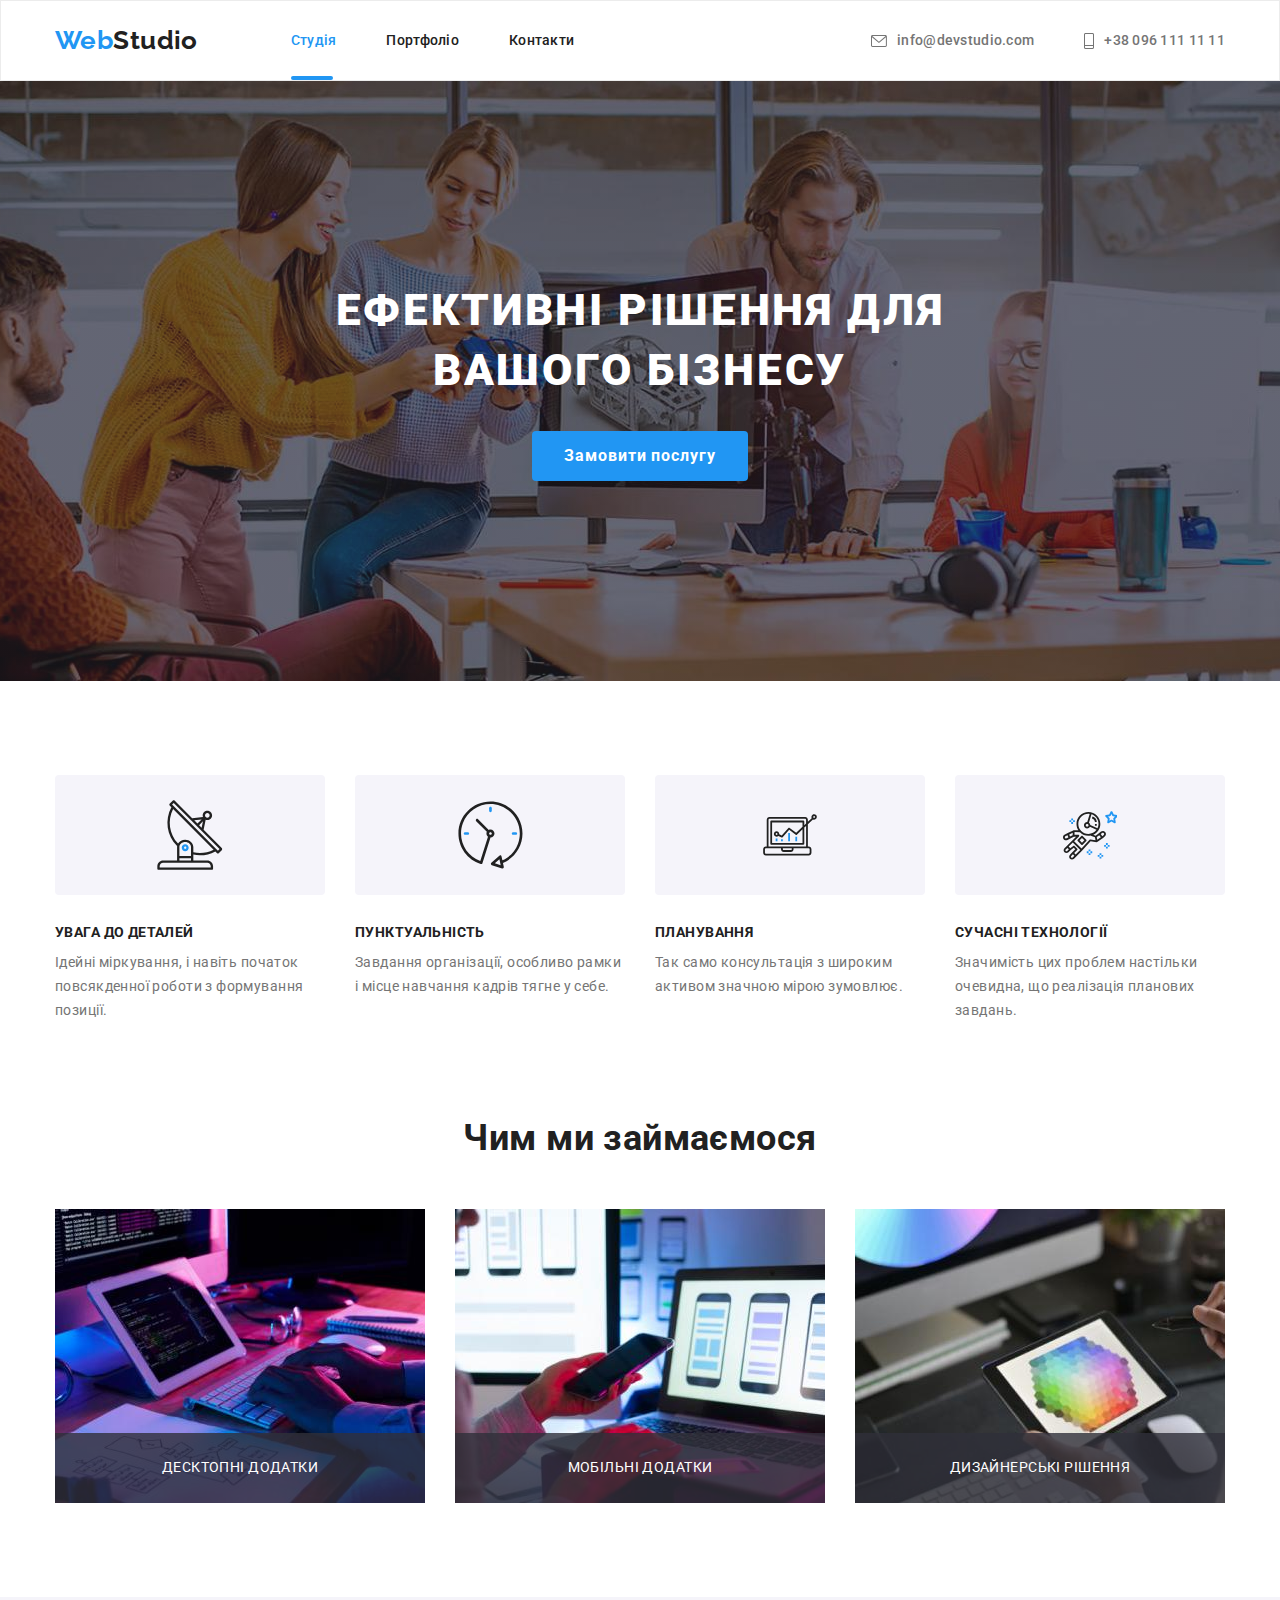
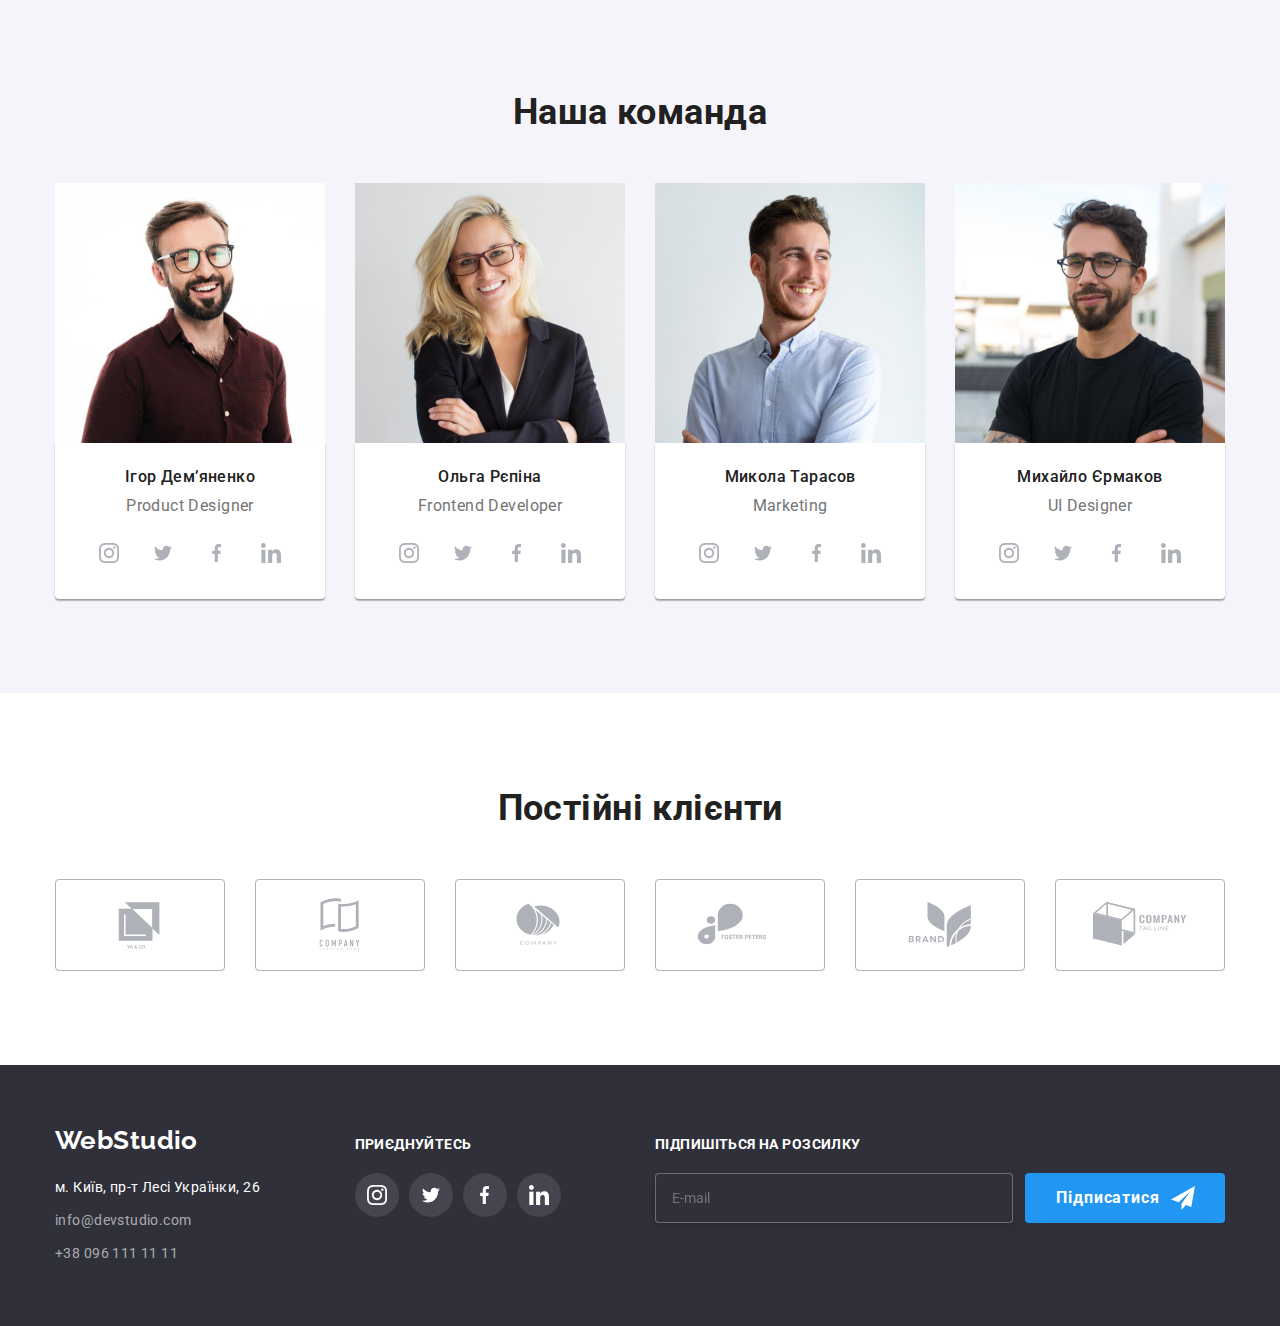
<file: index.html>
<!DOCTYPE html>
<html lang="uk">
  <head>
    <meta charset="UTF-8" />
    <meta http-equiv="X-UA-Compatible" content="IE=edge" />
    <meta name="viewport" content="width=device-width, initial-scale=1.0" />
    <title>HTML is easy</title>
    <link
      rel="stylesheet"
      href="https://cdn.jsdelivr.net/npm/modern-normalize@1.1.0/modern-normalize.min.css"
    />

    <link rel="preconnect" href="https://fonts.googleapis.com" />
    <link rel="preconnect" href="https://fonts.gstatic.com" crossorigin />
    <link
      href="https://fonts.googleapis.com/css2?family=Raleway:wght@700&family=Roboto:wght@400;500;700;900&display=swap"
      rel="stylesheet"
    />
    <link rel="stylesheet" href="./css/main.min.css" />
  </head>
  <body>
    <header class="my-head">
      <div class="container head-container">
        <nav class="navigation">
          <a class="link logo" href="./index.html">
            <span class="logo__web">Web</span>Studio</a
          >
          <ul class="list navigation__menu">
            <li class="navigation__item">
              <a class="link navigation__link link--static link__line" href=""
                >Студія
              </a>
            </li>
            <li class="navigation__item">
              <a class="link navigation__link" href="./portfolio.html"
                >Портфоліо</a
              >
            </li>
            <li class="navigation__item">
              <a class="link navigation__link" href="">Контакти</a>
            </li>
          </ul>
        </nav>

        <ul class="list navigation__addres">
          <li class="navigation__item">
            <a class="link link__addres" href="mailto:info@devstudio.com"
              ><svg class="addres__svg" width="16" height="12">
                <use href="./images/icons.svg#icon-mail"></use></svg
              >info@devstudio.com
            </a>
          </li>
          <li class="navigation__item">
            <a class="link link__addres" href="tel:+380961111111"
              ><svg class="addres__svg" width="10" height="16">
                <use href="./images/icons.svg#icon-telefon"></use>
              </svg>
              +38 096 111 11 11
            </a>
          </li>
        </ul>
      </div>
    </header>
    <main>
      <section class="hero section">
        <div class="container">
          <h1 class="hero__title">ЕФЕКТИВНІ РІШЕННЯ ДЛЯ ВАШОГО БІЗНЕСУ</h1>
          <button class="hero__btn" type="button" data-modal-open>
            Замовити послугу
          </button>
        </div>
      </section>

      <section class="section">
        <div class="container">
          <ul class="list about__list">
            <li class="about__width">
              <div class="about__svg">
                <svg width="65.32" height="70">
                  <use href="./images/icons.svg#icon-antena"></use>
                </svg>
              </div>
              <h2 class="about__title">УВАГА ДО ДЕТАЛЕЙ</h2>
              <p class="about__text">
                Ідейні міркування, і навіть початок повсякденної роботи з
                формування позиції.
              </p>
            </li>
            <li class="about__width">
              <div class="about__svg">
                <svg width="66.96" height="70">
                  <use href="./images/icons.svg#icon-clock-1"></use>
                </svg>
              </div>
              <h2 class="about__title">ПУНКТУАЛЬНІСТЬ</h2>
              <p class="about__text">
                Завдання організації, особливо рамки і місце навчання кадрів
                тягне у себе.
              </p>
            </li>
            <li class="about__width">
              <div class="about__svg">
                <svg width="70" height="53.69">
                  <use href="./images/icons.svg#icon-diagram-1"></use>
                </svg>
              </div>
              <h2 class="about__title">ПЛАНУВАННЯ</h2>
              <p class="about__text">
                Так само консультація з широким активом значною мірою зумовлює.
              </p>
            </li>
            <li class="about__width">
              <div class="about__svg">
                <svg width="54.83" height="60.66">
                  <use href="./images/icons.svg#icon-astronaut-1"></use>
                </svg>
              </div>
              <h2 class="about__title">СУЧАСНІ ТЕХНОЛОГІЇ</h2>
              <p class="about__text">
                Значимість цих проблем настільки очевидна, що реалізація
                планових завдань.
              </p>
            </li>
          </ul>
        </div>
      </section>
      <section class="section-pad">
        <div class="container">
          <h2 class="section-title">Чим ми займаємося</h2>
          <ul class="list list__whatWeDo">
            <li>
              <div class="position__whatWeDo">
                <img
                  src="./images/img.jpg"
                  alt="друкуємо"
                  width="370"
                  height="294"
                />
                <div class="position__text">Десктопні додатки</div>
              </div>
            </li>
            <li>
              <div class="position__whatWeDo">
                <img
                  src="./images/imgone.jpg"
                  alt="дивимося на екран"
                  width="370"
                  height="294"
                />
                <div class="position__text">Мобільні додатки</div>
              </div>
            </li>
            <li>
              <div class="position__whatWeDo">
                <img
                  src="./images/imgtwo.jpg"
                  alt="дивимося на маленький екран"
                  width="370"
                  height="294"
                />
                <div class="position__text">Дизайнерські Рішення</div>
              </div>
            </li>
          </ul>
        </div>
      </section>

      <section class="color-member-team section">
        <div class="container">
          <h2 class="section-title">Наша команда</h2>
          <ul class="list list-member marg-member">
            <li class="marg-member">
              <img
                src="./images/imgthree.jpg"
                alt="Ігор Дем’яненко"
                width="270"
                height="260"
              />
              <div class="div-member">
                <h3 class="team-member">Ігор Дем’яненко</h3>
                <p class="team-text">Product Designer</p>
                <ul class="list member-svg">
                  <li>
                    <a class="link-member-svg" href="">
                      <svg
                        aria-label="Інстаграм"
                        class="focus-svg"
                        width="20"
                        height="20"
                      >
                        <use href="./images/icons.svg#icon-instagram"></use>
                      </svg>
                    </a>
                  </li>
                  <li>
                    <a class="link-member-svg" href="">
                      <svg
                        aria-label="Твіттер"
                        class="focus-svg"
                        width="20"
                        height="16.25"
                      >
                        <use href="./images/icons.svg#icon-twitter1"></use>
                      </svg>
                    </a>
                  </li>
                  <li>
                    <a class="link-member-svg" href="">
                      <svg
                        aria-label="Фейсбук"
                        class="focus-svg"
                        width="10"
                        height="20"
                      >
                        <use href="./images/icons.svg#icon-facebook1"></use>
                      </svg>
                    </a>
                  </li>
                  <li>
                    <a class="link-member-svg" href="">
                      <svg
                        aria-label="ЛінкАЙДІ"
                        class="focus-svg"
                        width="20"
                        height="20"
                      >
                        <use href="./images/icons.svg#icon-linkedin-1"></use>
                      </svg>
                    </a>
                  </li>
                </ul>
              </div>
            </li>
            <li class="marg-member">
              <img
                src="./images/imgfour.jpg"
                alt="Ольга Рєпіна"
                width="270"
                height="260"
              />
              <div class="div-member">
                <h3 class="team-member">Ольга Рєпіна</h3>
                <p class="team-text">Frontend Developer</p>
                <ul class="list member-svg">
                  <li>
                    <a class="link-member-svg" href="">
                      <svg
                        aria-label="Інстаграм"
                        class="focus-svg"
                        width="20"
                        height="20"
                      >
                        <use href="./images/icons.svg#icon-instagram"></use>
                      </svg>
                    </a>
                  </li>
                  <li>
                    <a class="link-member-svg" href="">
                      <svg
                        aria-label="Твіттер"
                        class="focus-svg"
                        width="20"
                        height="16.25"
                      >
                        <use href="./images/icons.svg#icon-twitter1"></use>
                      </svg>
                    </a>
                  </li>
                  <li>
                    <a class="link-member-svg" href="">
                      <svg
                        aria-label="Фейсбук"
                        class="focus-svg"
                        width="10"
                        height="20"
                      >
                        <use href="./images/icons.svg#icon-facebook1"></use>
                      </svg>
                    </a>
                  </li>
                  <li>
                    <a class="link-member-svg" href="">
                      <svg
                        aria-label="ЛінкАЙДІ"
                        class="focus-svg"
                        width="20"
                        height="20"
                      >
                        <use href="./images/icons.svg#icon-linkedin-1"></use>
                      </svg>
                    </a>
                  </li>
                </ul>
              </div>
            </li>
            <li class="marg-member">
              <img
                src="./images/imgfive.jpg"
                alt="Микола Тарасов"
                width="270"
                height="260"
              />
              <div class="div-member">
                <h3 class="team-member">Микола Тарасов</h3>
                <p class="team-text">Marketing</p>
                <ul class="list member-svg">
                  <li>
                    <a class="link-member-svg" href="">
                      <svg
                        aria-label="Інстаграм"
                        class="focus-svg"
                        width="20"
                        height="20"
                      >
                        <use href="./images/icons.svg#icon-instagram"></use>
                      </svg>
                    </a>
                  </li>
                  <li>
                    <a class="link-member-svg" href="">
                      <svg
                        aria-label="Твіттер"
                        class="focus-svg"
                        width="20"
                        height="16.25"
                      >
                        <use href="./images/icons.svg#icon-twitter1"></use>
                      </svg>
                    </a>
                  </li>
                  <li>
                    <a class="link-member-svg" href="">
                      <svg
                        aria-label="Фейсбук"
                        class="focus-svg"
                        width="10"
                        height="20"
                      >
                        <use href="./images/icons.svg#icon-facebook1"></use>
                      </svg>
                    </a>
                  </li>
                  <li>
                    <a class="link-member-svg" href="">
                      <svg
                        aria-label="ЛінкАЙДІ"
                        class="focus-svg"
                        width="20"
                        height="20"
                      >
                        <use href="./images/icons.svg#icon-linkedin-1"></use>
                      </svg>
                    </a>
                  </li>
                </ul>
              </div>
            </li>
            <li class="marg-member">
              <img
                src="./images/imgsix.jpg"
                alt="Михайло Єрмаков"
                width="270"
                height="260"
              />
              <div class="div-member">
                <h3 class="team-member">Михайло Єрмаков</h3>
                <p class="team-text">UI Designer</p>
                <ul class="list member-svg">
                  <li>
                    <a class="link-member-svg" href="">
                      <svg
                        aria-label="Інстаграм"
                        class="focus-svg"
                        width="20"
                        height="20"
                      >
                        <use href="./images/icons.svg#icon-instagram"></use>
                      </svg>
                    </a>
                  </li>
                  <li>
                    <a class="link-member-svg" href="">
                      <svg
                        aria-label="Твіттер"
                        class="focus-svg"
                        width="20"
                        height="16.25"
                      >
                        <use href="./images/icons.svg#icon-twitter1"></use>
                      </svg>
                    </a>
                  </li>
                  <li>
                    <a class="link-member-svg" href="">
                      <svg
                        aria-label="Фейсбук"
                        class="focus-svg"
                        width="10"
                        height="20"
                      >
                        <use href="./images/icons.svg#icon-facebook1"></use>
                      </svg>
                    </a>
                  </li>
                  <li>
                    <a class="link-member-svg" href="">
                      <svg
                        aria-label="ЛінкАЙДІ"
                        class="focus-svg"
                        width="20"
                        height="20"
                      >
                        <use href="./images/icons.svg#icon-linkedin-1"></use>
                      </svg>
                    </a>
                  </li>
                </ul>
              </div>
            </li>
          </ul>
        </div>
      </section>
      <section class="section">
        <div class="container">
          <h2 class="section-title">Постійні клієнти</h2>
          <ul class="list svg-list">
            <li class="svg-list">
              <a href="" class="link clien-li">
                <svg class="svg-client" width="106" height="60">
                  <use href="./images/icons.svg#icon-client1"></use>
                </svg>
              </a>
            </li>
            <li class="svg-list">
              <a href="" class="link clien-li">
                <svg class="svg-client" width="106" height="60">
                  <use href="./images/icons.svg#icon-client2"></use>
                </svg>
              </a>
            </li>
            <li class="svg-list">
              <a href="" class="link clien-li">
                <svg class="svg-client" width="106" height="60">
                  <use href="./images/icons.svg#icon-client3"></use>
                </svg>
              </a>
            </li>
            <li class="svg-list">
              <a href="" class="link clien-li">
                <svg class="svg-client" width="106" height="60">
                  <use href="./images/icons.svg#icon-client4"></use>
                </svg>
              </a>
            </li>
            <li class="svg-list">
              <a href="" class="link clien-li">
                <svg class="svg-client" width="106" height="60">
                  <use href="./images/icons.svg#icon-client5"></use>
                </svg>
              </a>
            </li>
            <li class="svg-list">
              <a href="" class="link clien-li">
                <svg class="svg-client" width="106" height="60">
                  <use href="./images/icons.svg#icon-client6"></use>
                </svg>
              </a>
            </li>
          </ul>
        </div>
      </section>
    </main>
    <footer class="back-foot">
      <div class="container top-div">
        <div class="div-addres">
          <a class="link logo-foot" href="./index.html"
            ><span class="web">Web</span>Studio</a
          >
          <address>
            <ul class="list">
              <li class="list-foot">
                <a class="link foot-addres" href=""
                  >м. Київ, пр-т Лесі Українки, 26</a
                >
              </li>
              <li class="list-foot">
                <a class="link foot-contact" href="mailto:info@devstudio.com"
                  >info@devstudio.com</a
                >
              </li>
              <li>
                <a class="link foot-contact" href="tel:+380961111111"
                  >+38 096 111 11 11</a
                >
              </li>
            </ul>
          </address>
        </div>
        <div class="div-h">
          <h2 class="foot-title">ПРИЄДНУЙТЕСЬ</h2>
          <ul class="list member-svg">
            <li>
              <a class="link-footer-svg" href="">
                <svg
                  aria-label="Інстаграм"
                  class="focus-footer-svg"
                  width="20"
                  height="20"
                >
                  <use href="./images/icons.svg#icon-instagram"></use>
                </svg>
              </a>
            </li>
            <li>
              <a class="link-footer-svg" href="">
                <svg
                  aria-label="Твіттер"
                  class="focus-footer-svg"
                  width="20"
                  height="16.25"
                >
                  <use href="./images/icons.svg#icon-twitter1"></use>
                </svg>
              </a>
            </li>
            <li>
              <a class="link-footer-svg" href="">
                <svg
                  aria-label="Фейсбук"
                  class="focus-footer-svg"
                  width="10"
                  height="20"
                >
                  <use href="./images/icons.svg#icon-facebook1"></use>
                </svg>
              </a>
            </li>
            <li>
              <a class="link-footer-svg" href="">
                <svg
                  aria-label="ЛінкАЙДІ"
                  class="focus-footer-svg"
                  width="20"
                  height="20"
                >
                  <use href="./images/icons.svg#icon-linkedin-1"></use>
                </svg>
              </a>
            </li>
          </ul>
        </div>
        <form class="foot-form-main">
          <div class="foot-form-title-div">
            <p class="foot-form-title">Підпишіться на розсилку</p>
            <label class="foot-form-label">
              <input
                type="email"
                name="user_mail"
                class="foot-form-email"
                placeholder="E-mail"
                pattern="[a-zA-Z@.]+"
              />
            </label>
          </div>
          <div class="foot-form-btn-div">
            <button type="submit" class="foot-form-btn">
              Підписатися
              <svg class="foot-form-svg">
                <use href="./images/icons.svg#icon-send"></use>
              </svg>
            </button>
          </div>
        </form>
      </div>
    </footer>

    <div class="backdrop is-hidden" data-modal>
      <div class="modal">
        <button type="button" class="modal-close-btn" data-modal-close>
          <svg class="modal-close-icon" width="11" height="11">
            <use href="./images/icons.svg#icon-close"></use>
          </svg>
        </button>
        <p class="modal-form-title">Залиште свої дані, ми вам передзвонимо</p>
        <form class="modal-form">
          <label class="modal-form-lab">
            <span class="modal-form-span">Ім’я</span>
            <span class="modal-form-wrapper">
              <input
                type="text"
                class="modal-form-input"
                required
                pattern="[a-zA-Zа-яА-ЯіІїЇ]+"
                name="user_name"
              />
              <svg class="modal-form-svg">
                <use href="./images/icons.svg#icon-person"></use>
              </svg>
            </span>
          </label>
          <label class="modal-form-lab">
            <span class="modal-form-span">Телефон</span>
            <span class="modal-form-wrapper">
              <input
                type="tel"
                class="modal-form-input"
                required
                pattern="[0-9]{3}-[0-9]{3}-[0-9]{2}-[0-9]{2}"
                title="xxx-xxx-xx-xx"
                name="user_phone"
              />
              <svg class="modal-form-svg">
                <use href="./images/icons.svg#icon-phone"></use>
              </svg>
            </span>
          </label>
          <label class="modal-form-lab">
            <span class="modal-form-span">Пошта</span>
            <span class="modal-form-wrapper">
              <input
                type="email"
                class="modal-form-input"
                required
                pattern="[a-zA-Z@.]+"
                name="user_mail"
              />
              <svg class="modal-form-svg">
                <use href="./images/icons.svg#icon-email"></use>
              </svg>
            </span>
          </label>
          <label class="modal-form-lab-text">
            <span class="modal-form-span">Коментар</span
            ><textarea
              name="user_message"
              class="modal-form-message"
              placeholder="Введіть текст"
            ></textarea>
          </label>
          <label class="modal-form-check">
            <input
              type="checkbox"
              class="modal-form-checkbox visual-hidden"
              name="user_policy"
              required
            />
            <svg class="modal-form-icon">
              <use
                class="modal-form-icon-use"
                href="./images/icons.svg#icon-Vector"
              ></use>
            </svg>
            Погоджуюся з розсилкою та приймаю&nbsp;<a
              href=""
              class="modal-form-link"
              >Умови договору</a
            >
          </label>
          <button type="submite" class="modal-form-btn">Відправити</button>
        </form>
      </div>
    </div>

    <script src="./js/modal.js"></script>
  </body>
</html>
</file>
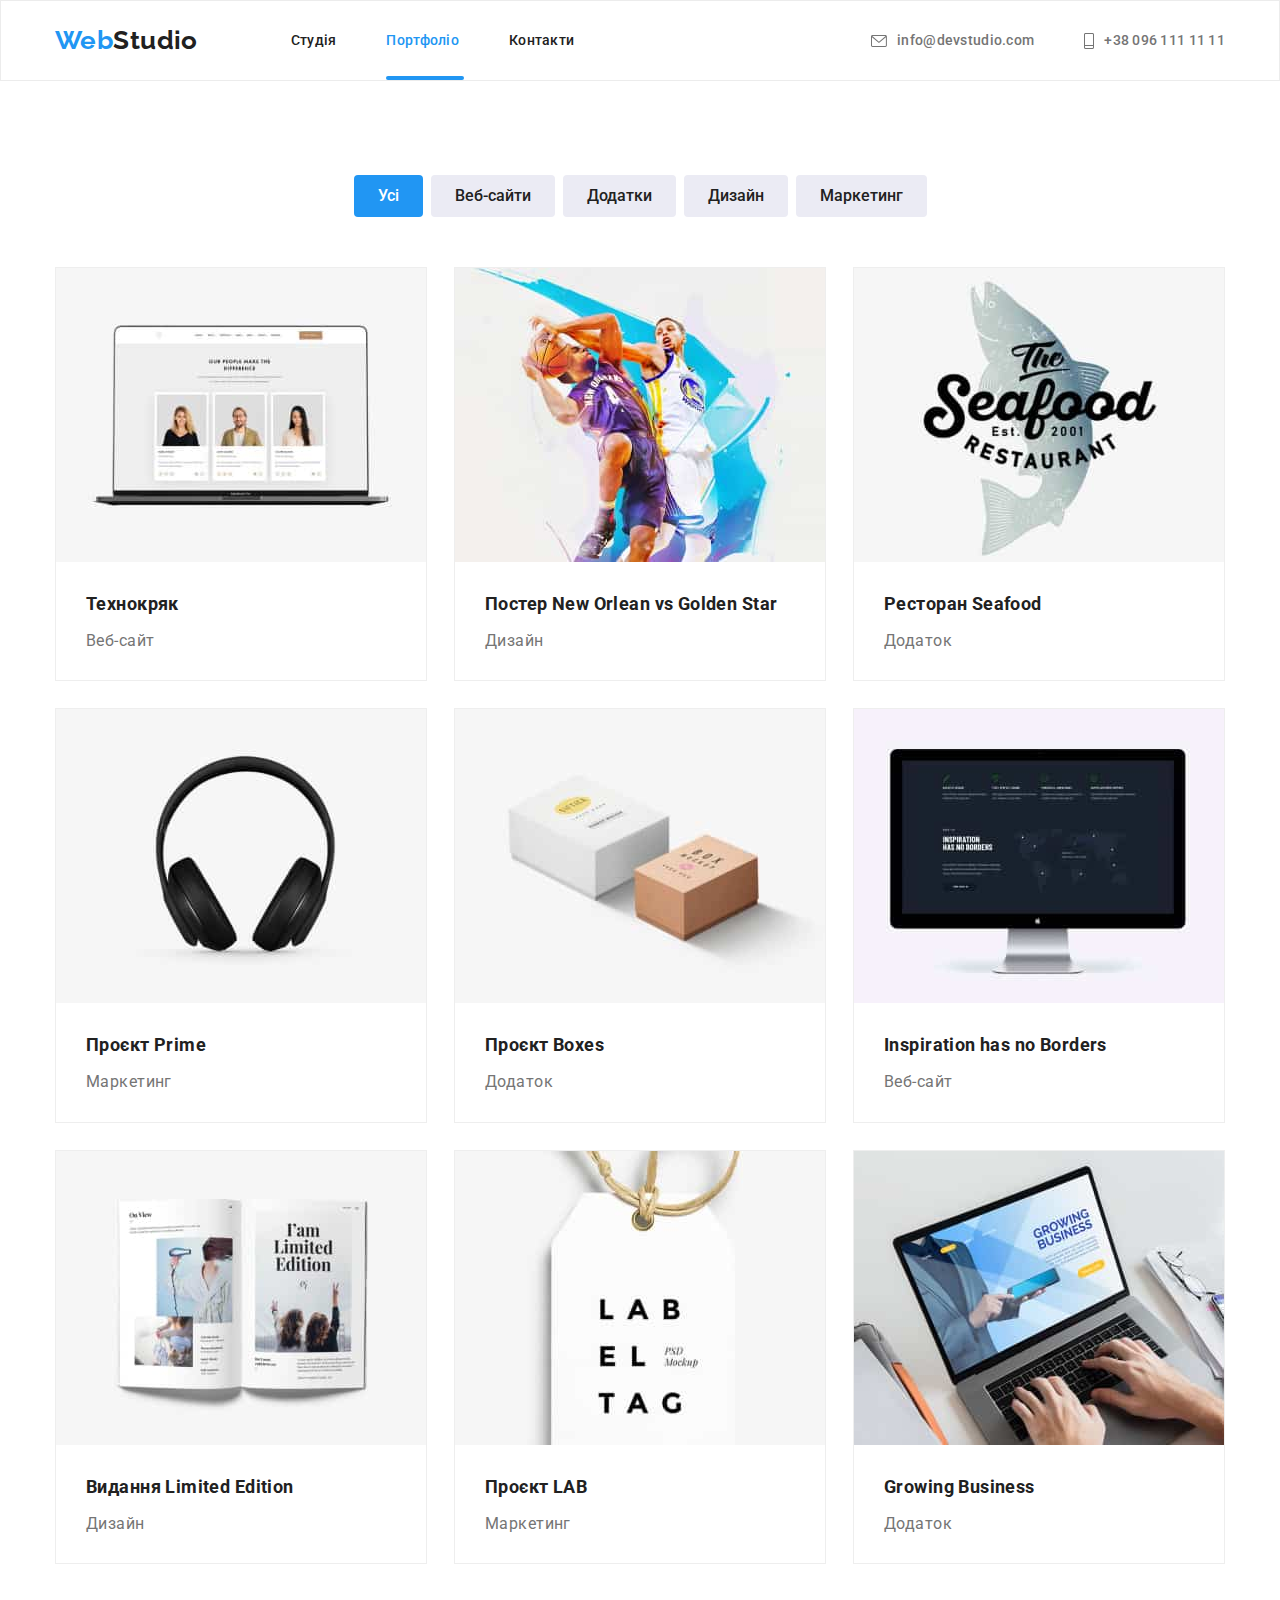
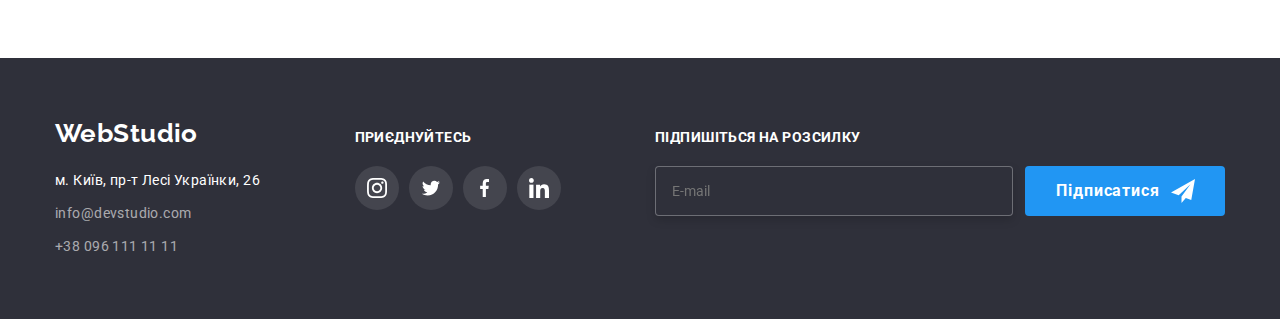
<file: portfolio.html>
<!DOCTYPE html>
<html lang="uk">
  <head>
    <meta charset="UTF-8" />
    <meta http-equiv="X-UA-Compatible" content="IE=edge" />
    <meta name="viewport" content="width=device-width, initial-scale=1.0" />
    <title>Portfolio</title>
    <link
      rel="stylesheet"
      href="https://cdn.jsdelivr.net/npm/modern-normalize@1.1.0/modern-normalize.min.css"
    />

    <link rel="preconnect" href="https://fonts.googleapis.com" />
    <link rel="preconnect" href="https://fonts.gstatic.com" crossorigin />
    <link
      href="https://fonts.googleapis.com/css2?family=Raleway:wght@700&family=Roboto:wght@400;500;700;900&display=swap"
      rel="stylesheet"
    />
    <link rel="stylesheet" href="./css/main.min.css" />
  </head>
  <body>
    <header class="my-head">
      <div class="container head-container">
        <nav class="navigation">
          <a class="link logo" href="./index.html">
            <span class="logo__web">Web</span>Studio</a
          >
          <ul class="list navigation__menu">
            <li class="navigation__item">
              <a class="link navigation__link" href="">Студія </a>
            </li>
            <li class="navigation__item">
              <a
                class="link navigation__link link--static link__port"
                href="./portfolio.html"
                >Портфоліо</a
              >
            </li>
            <li class="navigation__item">
              <a class="link navigation__link" href="">Контакти</a>
            </li>
          </ul>
        </nav>

        <ul class="list navigation__addres">
          <li class="navigation__item">
            <a class="link link__addres" href="mailto:info@devstudio.com"
              ><svg class="addres__svg" width="16" height="12">
                <use href="./images/icons.svg#icon-mail"></use></svg
              >info@devstudio.com
            </a>
          </li>
          <li class="navigation__item">
            <a class="link link__addres" href="tel:+380961111111"
              ><svg class="addres__svg" width="10" height="16">
                <use href="./images/icons.svg#icon-telefon"></use>
              </svg>
              +38 096 111 11 11
            </a>
          </li>
        </ul>
      </div>
    </header>
    <main>
      <section class="section">
        <div class="container">
          <h1 class="visual-hidden">Портфоліо</h1>
          <ul class="list list-bottoms">
            <li>
              <button class="portfolio-btn active" type="button">Усі</button>
            </li>
            <li>
              <button class="portfolio-btn" type="button">Веб-сайти</button>
            </li>
            <li>
              <button class="portfolio-btn" type="button">Додатки</button>
            </li>
            <li><button class="portfolio-btn" type="button">Дизайн</button></li>
            <li>
              <button class="portfolio-btn" type="button">Маркетинг</button>
            </li>
          </ul>
          <ul class="list list-cards">
            <li class="border-li">
              <a href="" class="link shadow-link">
                <div class="shadow-div">
                  <div class="div-overlay">
                    <img
                      src="./images/portfolio/imgpone.jpg"
                      alt="Ноут недорого"
                      width="370"
                      height="294"
                    />
                    <p class="overlay">
                      Ресурс пропонує комплексні пропозиції з різним рівнем
                      функціоналу та сервісів. Все це дозволить відвідувачу
                      отримати вичерпні відомості про компанію чи приватну
                      особу.
                    </p>
                  </div>
                  <div class="div-portfolio-cards cards-color">
                    <h2 class="portfolio-title">Технокряк</h2>
                    <p class="portfolio-text">Веб-сайт</p>
                  </div>
                </div>
              </a>
            </li>
            <li class="border-li">
              <a href="" class="link shadow-link">
                <div class="shadow-div">
                  <div class="div-overlay">
                    <img
                      src="./images/portfolio/imgptw.jpg"
                      alt="Баскетбол наше все"
                      width="370"
                      height="294"
                    />
                    <p class="overlay">
                      Ресурс пропонує комплексні пропозиції з різним рівнем
                      функціоналу та сервісів. Все це дозволить відвідувачу
                      отримати вичерпні відомості про компанію чи приватну
                      особу.
                    </p>
                  </div>
                  <div class="div-portfolio-cards cards-color">
                    <h2 class="portfolio-title">
                      Постер New Orlean vs Golden Star
                    </h2>
                    <p class="portfolio-text">Дизайн</p>
                  </div>
                </div>
              </a>
            </li>
            <li class="border-li">
              <a href="" class="link shadow-link">
                <div class="shadow-div">
                  <div class="div-overlay">
                    <img
                      src="./images/portfolio/imppt.jpg"
                      alt="Мммм тунець"
                      width="370"
                      height="294"
                    />
                    <p class="overlay">
                      Ресурс пропонує комплексні пропозиції з різним рівнем
                      функціоналу та сервісів. Все це дозволить відвідувачу
                      отримати вичерпні відомості про компанію чи приватну
                      особу.
                    </p>
                  </div>
                  <div class="div-portfolio-cards cards-color">
                    <h2 class="portfolio-title">Ресторан Seafood</h2>
                    <p class="portfolio-text">Додаток</p>
                  </div>
                </div>
              </a>
            </li>
            <li class="border-li">
              <a href="" class="link shadow-link">
                <div class="shadow-div">
                  <div class="div-overlay">
                    <img
                      src="./images/portfolio/imgpf.jpg"
                      alt="Такі собі навушники"
                      width="370"
                      height="294"
                    />
                    <p class="overlay">
                      Ресурс пропонує комплексні пропозиції з різним рівнем
                      функціоналу та сервісів. Все це дозволить відвідувачу
                      отримати вичерпні відомості про компанію чи приватну
                      особу.
                    </p>
                  </div>
                  <div class="div-portfolio-cards cards-color">
                    <h2 class="portfolio-title">Проєкт Prime</h2>
                    <p class="portfolio-text">Маркетинг</p>
                  </div>
                </div>
              </a>
            </li>
            <li class="border-li">
              <a href="" class="link shadow-link">
                <div class="shadow-div">
                  <div class="div-overlay">
                    <img
                      src="./images/portfolio/imgpfi.jpg"
                      alt="Дві коробочки"
                      width="370"
                      height="294"
                    />
                    <p class="overlay">
                      Ресурс пропонує комплексні пропозиції з різним рівнем
                      функціоналу та сервісів. Все це дозволить відвідувачу
                      отримати вичерпні відомості про компанію чи приватну
                      особу.
                    </p>
                  </div>
                  <div class="div-portfolio-cards cards-color">
                    <h2 class="portfolio-title">Проєкт Boxes</h2>
                    <p class="portfolio-text">Додаток</p>
                  </div>
                </div>
              </a>
            </li>
            <li class="border-li">
              <a href="" class="link shadow-link">
                <div class="shadow-div">
                  <div class="div-overlay">
                    <img
                      src="./images/portfolio/imgps.jpg"
                      alt="Карта світу"
                      width="370"
                      height="294"
                    />
                    <p class="overlay">
                      Ресурс пропонує комплексні пропозиції з різним рівнем
                      функціоналу та сервісів. Все це дозволить відвідувачу
                      отримати вичерпні відомості про компанію чи приватну
                      особу.
                    </p>
                  </div>
                  <div class="div-portfolio-cards cards-color">
                    <h2 class="portfolio-title">Inspiration has no Borders</h2>
                    <p class="portfolio-text">Веб-сайт</p>
                  </div>
                </div>
              </a>
            </li>
            <li class="border-li">
              <a href="" class="link shadow-link">
                <div class="shadow-div">
                  <div class="div-overlay">
                    <img
                      src="./images/portfolio/imgpse.jpg"
                      alt="Книжка з суїцидальною жінко"
                      width="370"
                      height="294"
                    />
                    <p class="overlay">
                      Ресурс пропонує комплексні пропозиції з різним рівнем
                      функціоналу та сервісів. Все це дозволить відвідувачу
                      отримати вичерпні відомості про компанію чи приватну
                      особу.
                    </p>
                  </div>
                  <div class="div-portfolio-cards cards-color">
                    <h2 class="portfolio-title">Видання Limited Edition</h2>
                    <p class="portfolio-text">Дизайн</p>
                  </div>
                </div>
              </a>
            </li>
            <li class="border-li">
              <a href="" class="link shadow-link">
                <div class="shadow-div">
                  <div class="div-overlay">
                    <img
                      src="./images/portfolio/imgpe.jpg"
                      alt="Лейба"
                      width="370"
                      height="294"
                    />
                    <p class="overlay">
                      Ресурс пропонує комплексні пропозиції з різним рівнем
                      функціоналу та сервісів. Все це дозволить відвідувачу
                      отримати вичерпні відомості про компанію чи приватну
                      особу.
                    </p>
                  </div>
                  <div class="div-portfolio-cards cards-color">
                    <h2 class="portfolio-title">Проєкт LAB</h2>
                    <p class="portfolio-text">Маркетинг</p>
                  </div>
                </div>
              </a>
            </li>
            <li class="border-li">
              <a href="" class="link shadow-link">
                <div class="shadow-div">
                  <div class="div-overlay">
                    <img
                      src="./images/portfolio/imgpn.jpg"
                      alt="Руки на клаві"
                      width="370"
                      height="294"
                    />
                    <p class="overlay">
                      Ресурс пропонує комплексні пропозиції з різним рівнем
                      функціоналу та сервісів. Все це дозволить відвідувачу
                      отримати вичерпні відомості про компанію чи приватну
                      особу.
                    </p>
                  </div>
                  <div class="div-portfolio-cards cards-color">
                    <h2 class="portfolio-title">Growing Business</h2>
                    <p class="portfolio-text">Додаток</p>
                  </div>
                </div>
              </a>
            </li>
          </ul>
        </div>
      </section>
    </main>
    <footer class="back-foot">
      <div class="container top-div">
        <div class="div-addres">
          <a class="link logo-foot" href="./index.html"
            ><span class="web">Web</span>Studio</a
          >
          <address>
            <ul class="list">
              <li class="list-foot">
                <a class="link foot-addres" href=""
                  >м. Київ, пр-т Лесі Українки, 26</a
                >
              </li>
              <li class="list-foot">
                <a class="link foot-contact" href="mailto:info@devstudio.com"
                  >info@devstudio.com</a
                >
              </li>
              <li>
                <a class="link foot-contact" href="tel:+380961111111"
                  >+38 096 111 11 11</a
                >
              </li>
            </ul>
          </address>
        </div>
        <div class="div-h">
          <h2 class="foot-title">ПРИЄДНУЙТЕСЬ</h2>
          <ul class="list member-svg">
            <li>
              <a class="link-footer-svg" href="">
                <svg
                  aria-label="Інстаграм"
                  class="focus-footer-svg"
                  width="20"
                  height="20"
                >
                  <use href="./images/icons.svg#icon-instagram"></use>
                </svg>
              </a>
            </li>
            <li>
              <a class="link-footer-svg" href="">
                <svg
                  aria-label="Твіттер"
                  class="focus-footer-svg"
                  width="20"
                  height="16.25"
                >
                  <use href="./images/icons.svg#icon-twitter1"></use>
                </svg>
              </a>
            </li>
            <li>
              <a class="link-footer-svg" href="">
                <svg
                  aria-label="Фейсбук"
                  class="focus-footer-svg"
                  width="10"
                  height="20"
                >
                  <use href="./images/icons.svg#icon-facebook1"></use>
                </svg>
              </a>
            </li>
            <li>
              <a class="link-footer-svg" href="">
                <svg
                  aria-label="ЛінкАЙДІ"
                  class="focus-footer-svg"
                  width="20"
                  height="20"
                >
                  <use href="./images/icons.svg#icon-linkedin-1"></use>
                </svg>
              </a>
            </li>
          </ul>
        </div>
        <form class="foot-form-main">
          <div class="foot-form-title-div">
            <p class="foot-form-title">Підпишіться на розсилку</p>
            <label class="foot-form-label">
              <input
                type="email"
                name="user_mail"
                class="foot-form-email"
                placeholder="E-mail"
              />
            </label>
          </div>
          <div class="foot-form-btn-div">
            <button type="submit" class="foot-form-btn">
              Підписатися
              <svg class="foot-form-svg">
                <use href="./images/icons.svg#icon-send"></use>
              </svg>
            </button>
          </div>
        </form>
      </div>
    </footer>
  </body>
</html>
</file>
<file: css/main.min.css>
:root{--accent-color: #2196f3;--primary-text-color: #757575;--secondary-text-color: #212121;--therd-text-color: #ffffff;--transition-dur-and-funk: 250ms cubic-bezier(0.4, 0, 0.2, 1)}.link-footer-svg,.clien-li,.link-member-svg,.member-svg,.position__text,.about__svg,.hero__btn,.link__addres,.modal-form-check,.modal-form-btn,.modal-close-btn,.foot-form-btn{display:flex;align-items:center;justify-content:center}.visual-hidden{position:absolute;width:1px;height:1px;margin:-1px;border:0;padding:0;white-space:nowrap;clip-path:inset(100%);clip:rect(0 0 0 0);overflow:hidden}body{font-family:"Roboto",sans-serif;font-size:14px;color:var(--primary-text-color);background-color:var(--therd-text-color);letter-spacing:.03em}img{display:block;max-width:100%;height:auto}h1,h2,h3,h4,p{margin-top:0;margin-bottom:0}ul,ol{margin-top:0;margin-bottom:0;padding-left:0}.list{list-style:none}.link{text-decoration:none}.section{padding-top:94px;padding-bottom:94px}.container{width:1200px;margin-left:auto;margin-right:auto;padding-left:15px;padding-right:15px}.logo{margin-right:93px;color:var(--secondary-text-color);font-family:"Raleway",sans-serif;font-size:26px;font-weight:700;line-height:1.2}.logo__web{color:var(--accent-color)}.logo-foot{display:block;margin-bottom:20px;color:var(--therd-text-color);font-family:"Raleway",sans-serif;font-size:26px;font-weight:700;line-height:1.2}.list-bottoms{display:flex;justify-content:center;gap:8px;margin-bottom:50px}.portfolio-btn{font-family:inherit;color:var(--secondary-text-color);background-color:#ebebf4;font-size:16px;font-weight:500;line-height:1.6;text-align:center;cursor:pointer;border-radius:4px;border-color:rgba(0,0,0,0);padding:6px 22px;transition:color var(--transition-dur-and-funk),background-color var(--transition-dur-and-funk),box-shadow var(--transition-dur-and-funk)}.portfolio-btn:hover,.portfolio-btn:focus{color:var(--therd-text-color);background-color:var(--accent-color);box-shadow:0px 3px 1px rgba(0,0,0,.1),0px 1px 2px rgba(0,0,0,.08),0px 2px 2px rgba(0,0,0,.12)}.active{color:var(--therd-text-color);background-color:var(--accent-color)}.foot-form-title{font-style:normal;font-weight:700;line-height:1.3;text-transform:uppercase;color:var(--therd-text-color);margin-bottom:20px}.foot-form-email{display:inline-block;width:358px;height:50px;padding:15px 16px;border:1px solid rgba(255,255,255,.3);filter:drop-shadow(0px 4px 4px rgba(0, 0, 0, 0.15));border-radius:4px;background-color:#2f303a;color:var(--therd-text-color);margin-right:12px}.foot-form-btn{margin:0 auto;position:relative;width:200px;height:50px;background-color:var(--accent-color);border-radius:4px;font-style:normal;font-size:16px;font-weight:700;line-height:1.9;color:var(--therd-text-color);letter-spacing:.06em;padding:10px 62px 10px 28px;cursor:pointer;transition:background-color var(--transition-dur-and-funk),box-shadow var(--transition-dur-and-funk);text-align:center;border:none}.foot-form-btn:hover,.foot-form-btn:focus{background-color:#188ce8;box-shadow:0px 4px 4px rgba(0,0,0,.15)}.foot-form-main{display:flex;flex-direction:row}.foot-form-title-div{display:block}.foot-form-btn-div{display:flex;align-items:end;justify-content:end}.foot-form-svg{width:24x;height:24px;fill:var(--therd-text-color);position:absolute;top:50%;left:8px;transform:translateY(-50%)}.backdrop{position:fixed;top:0;left:0;z-index:100;width:100%;height:100%;background-color:rgba(0,0,0,.2);transition:opacity 350ms ease,visibility 350ms ease}.backdrop.is-hidden{visibility:hidden;opacity:0;pointer-events:none}.modal{position:absolute;top:50%;left:50%;transform:translate(-50%, -50%);width:528px;height:581px;background-color:var(--therd-text-color);padding:40px}.modal-close-btn{position:absolute;top:8px;right:8px;width:30px;height:30px;border-radius:50%;padding:0;background-color:var(--therd-text-color);border:1px solid rgba(0,0,0,.1);cursor:pointer}.modal-close-btn:hover,.modal-close-btn:focus{color:var(--accent-color)}.modal-close-icon{fill:#000}.modal-close-icon:hover,.modal-close-icon:focus{fill:var(--accent-color)}.modal-form-btn{padding:10px 52px;color:var(--therd-text-color);background-color:var(--accent-color);font-family:inherit;font-size:16px;font-weight:700;line-height:1.9;text-align:center;align-self:center;letter-spacing:.06em;cursor:pointer;border-radius:4px;border:none;min-width:200px;height:50px;transition:background-color var(--transition-dur-and-funk),box-shadow var(--transition-dur-and-funk)}.modal-form-btn:hover,.modal-form-btn:focus{background-color:#188ce8;box-shadow:0px 4px 4px rgba(0,0,0,.15)}.modal-form-title{font-style:normal;font-size:20px;font-weight:700;line-height:1.15;text-align:center;color:var(--secondary-text-color);margin-bottom:12px}.modal-form{display:flex;flex-direction:column}.modal-form-input{width:100%;height:40px;border:1px solid rgba(33,33,33,.2);border-radius:4px;padding-left:42px;transition:border-color var(--transition-dur-and-funk)}.modal-form-input:focus{outline:none;border-color:var(--accent-color)}.modal-form-lab{margin-bottom:10px}.modal-form-span{display:block;font-size:12px;line-height:1.16;letter-spacing:.01em;color:var(--primary-text-color);margin-bottom:4px}.modal-form-wrapper{display:block;position:relative}.modal-form-svg{position:absolute;top:50%;left:15px;transform:translateY(-50%);width:18px;height:18px;display:block;fill:var(--secondary-text-color);transition:fill var(--transition-dur-and-funk)}.modal-form-input:focus+.modal-form-svg{fill:var(--accent-color)}.modal-form-lab-text{margin-bottom:20px}.modal-form-message{display:block;width:100%;height:120px;border:1px solid rgba(33,33,33,.2);border-radius:4px;padding:12px 16px;resize:none;transition:border-color var(--accent-color)}.modal-form-message:focus{outline:none;border-color:var(--accent-color)}.modal-form-message::placeholder{font-style:normal;font-size:12px;font-weight:400;line-height:1.16;letter-spacing:.01em;color:rgba(117,117,117,.5)}.modal-form-check{margin-bottom:30px;line-height:1.7142857143}.modal-form-icon{width:16px;height:15px;border:.2px solid var(--secondary-text-color);border-radius:2px;cursor:pointer;margin-right:7px}.modal-form-checkbox:checked+.modal-form-icon{background-color:var(--accent-color);border-color:var(--accent-color)}.modal-form-checkbox:focus+.modal-form-icon{box-shadow:0 0 0 1px var(--accent-color)}.modal-form-link{color:var(--accent-color)}.modal-form-icon-use{display:none;fill:var(--therd-text-color)}.modal-form-checkbox:checked+.modal-form-icon .modal-form-icon-use{display:block}.navigation__item:not(:last-child){margin-right:50px}.navigation__link{color:var(--secondary-text-color);font-weight:500;line-height:1.14;letter-spacing:.02em;transition:color var(--transition-dur-and-funk)}.navigation__link:hover,.navigation__link:focus{color:var(--accent-color)}.link--static{color:var(--accent-color)}.my-head .link__line::after{position:absolute;bottom:0;left:30;display:block;content:"";width:42px;height:4px;background-color:var(--accent-color);border-radius:2px}.link__port::after{position:absolute;bottom:0;left:30;display:block;content:"";width:78px;height:4px;background-color:var(--accent-color);border-radius:2px}.link__addres{color:var(--primary-text-color);font-weight:500;line-height:1.14;letter-spacing:.02em;transition:color var(--transition-dur-and-funk)}.link__addres:hover,.link__addres:focus{color:var(--accent-color)}.head-container{display:flex;align-items:center}.navigation{display:flex;align-items:center}.my-head{border:1px solid #ececec;padding-top:24px;padding-bottom:24px;position:relative}.navigation__menu{display:flex;align-items:center}.navigation__addres{display:flex;align-items:center;margin-left:auto}.addres__svg{margin-right:10px;fill:currentColor}.hero{padding-top:200px;padding-bottom:200px;background-color:#c4c4c4;text-align:center;background-image:linear-gradient(rgba(47, 48, 58, 0.4), rgba(47, 48, 58, 0.4)),url("../images/herp-title/hero.jpg");background-size:cover;background-repeat:no-repeat;background-position:center;max-width:1600px;margin:0 auto}.hero__title{margin:0 auto;margin-bottom:30px;color:var(--therd-text-color);font-size:44px;font-weight:900;line-height:1.36;text-align:center;letter-spacing:.06em;width:696px;height:120px}.hero__btn{margin:0 auto;padding:10px 32px;color:var(--therd-text-color);background-color:var(--accent-color);font-family:inherit;font-size:16px;font-weight:700;line-height:1.9;text-align:center;letter-spacing:.06em;cursor:pointer;border-radius:4px;border:none;min-width:216px;height:50px;transition:background-color var(--transition-dur-and-funk),box-shadow var(--transition-dur-and-funk)}.hero__btn:hover,.hero__btn:focus{background-color:#188ce8;box-shadow:0px 4px 4px rgba(0,0,0,.15)}.about__title{margin-bottom:10px;color:var(--secondary-text-color);font-size:14px;line-height:1.14}.about__text{line-height:1.7}.about__list{display:flex;gap:30px}.about__width{min-width:270px}.about__svg{height:120px;background:#f5f4fa;border-radius:4px;margin-bottom:30px}.list__whatWeDo{display:flex;gap:30px}.section-pad{padding-top:0px;padding-bottom:94px}.position__whatWeDo{position:relative}.position__text{position:absolute;bottom:0;line-height:1.14;text-align:center;text-transform:uppercase;color:var(--therd-text-color);margin:auto;min-width:370px;min-height:70px;background-color:rgba(47,48,58,.8)}.section-title{margin-bottom:50px;color:var(--secondary-text-color);font-size:36px;line-height:1.17;text-align:center}.team-member{text-align:center;margin-bottom:10px;color:var(--secondary-text-color);font-size:16px;font-weight:500;line-height:1.19}.team-text{text-align:center;font-size:16px;line-height:1.19;margin-bottom:16px}.div-member{padding:24px 30px;background-color:var(--therd-text-color);box-shadow:0px 1px 3px rgba(0,0,0,.12),0px 1px 1px rgba(0,0,0,.14),0px 2px 1px rgba(0,0,0,.2);border-radius:0px 0px 4px 4px}.cards-color:nth-child(n+7){border:1px solid #eee}.list-member{display:flex;justify-content:center;gap:30px}.member-svg{gap:10px}.link-member-svg{width:44px;height:44px;border-radius:50%;gap:10px;color:#afb1b8;background-color:var(--therd-text-color);transition:color var(--transition-dur-and-funk),background-color var(--transition-dur-and-funk)}.link-member-svg:hover,.link-member-svg:focus{color:var(--therd-text-color);background-color:var(--accent-color)}.focus-svg{fill:currentColor}.color-member-team{background-color:#f5f4fa}.svg-list{display:flex;justify-content:center;gap:30px}.clien-li{width:170px;height:92px;border:1px solid #afb1b8;border-radius:4px;margin:0 auto;transition:border-color var(--transition-dur-and-funk)}.clien-li:hover,.clien-li:focus{border-color:var(--accent-color)}.svg-client{fill:#afb1b8;transition:fill var(--transition-dur-and-funk)}.svg-client:hover,.svg-client:focus{fill:var(--accent-color)}.border-li{border:1px solid #eee}.div-portfolio-cards{padding:24px 30px;background-color:var(--therd-text-color);border-radius:0px 0px 4px 4px}.portfolio-title{color:var(--secondary-text-color);font-size:18px;line-height:2;margin-bottom:4px}.portfolio-text{font-size:16px;line-height:1.9}.list-cards{display:flex;flex-wrap:wrap;gap:27px}.shadow-link{color:var(--primary-text-color)}.div-overlay{position:relative;overflow:hidden}.overlay{padding:63px 24px;text-align:left;position:absolute;top:0;left:0;height:100%;width:100%;font-style:normal;font-size:18px;line-height:1.6;color:var(--therd-text-color);background-color:rgba(33,150,243,.9);overflow:hidden;transform:translateY(100%);transition:transform var(--transition-dur-and-funk)}.shadow-link:hover .overlay,.shadow-link:focus .overlay{transform:translateY(0%)}.shadow-div{transition:box-shadow var(--transition-dur-and-funk)}.shadow-div:hover,.shadow-div:focus{box-shadow:0px 1px 1px rgba(0,0,0,.12),0px 4px 4px rgba(0,0,0,.06),1px 4px 6px rgba(0,0,0,.16)}.foot-addres{color:var(--therd-text-color);font-style:normal;font-weight:400;line-height:1.7}.foot-contact{color:rgba(255,255,255,.6);font-style:normal;font-weight:400;line-height:1.7;transition:color var(--transition-dur-and-funk)}.foot-contact:hover,.foot-contact:focus{color:var(--accent-color)}.back-foot{background-color:#2f303a;padding-top:60px;padding-bottom:60px}.foot-title{font-size:14px;line-height:1.14;color:#fff;margin-bottom:20px}.list-foot{margin-bottom:9px}.top-div{display:flex;justify-content:space-between;align-items:baseline}.div-addres{display:block}.div-h{display:block}.link-footer-svg{width:44px;height:44px;border-radius:50%;gap:10px;color:var(--therd-text-color);background-color:rgba(255,255,255,.1);transition:background-color var(--transition-dur-and-funk)}.link-footer-svg:hover,.link-footer-svg:focus{color:var(--therd-text-color);background-color:var(--accent-color)}.focus-footer-svg{fill:currentColor}/*# sourceMappingURL=main.min.css.map */
</file>
